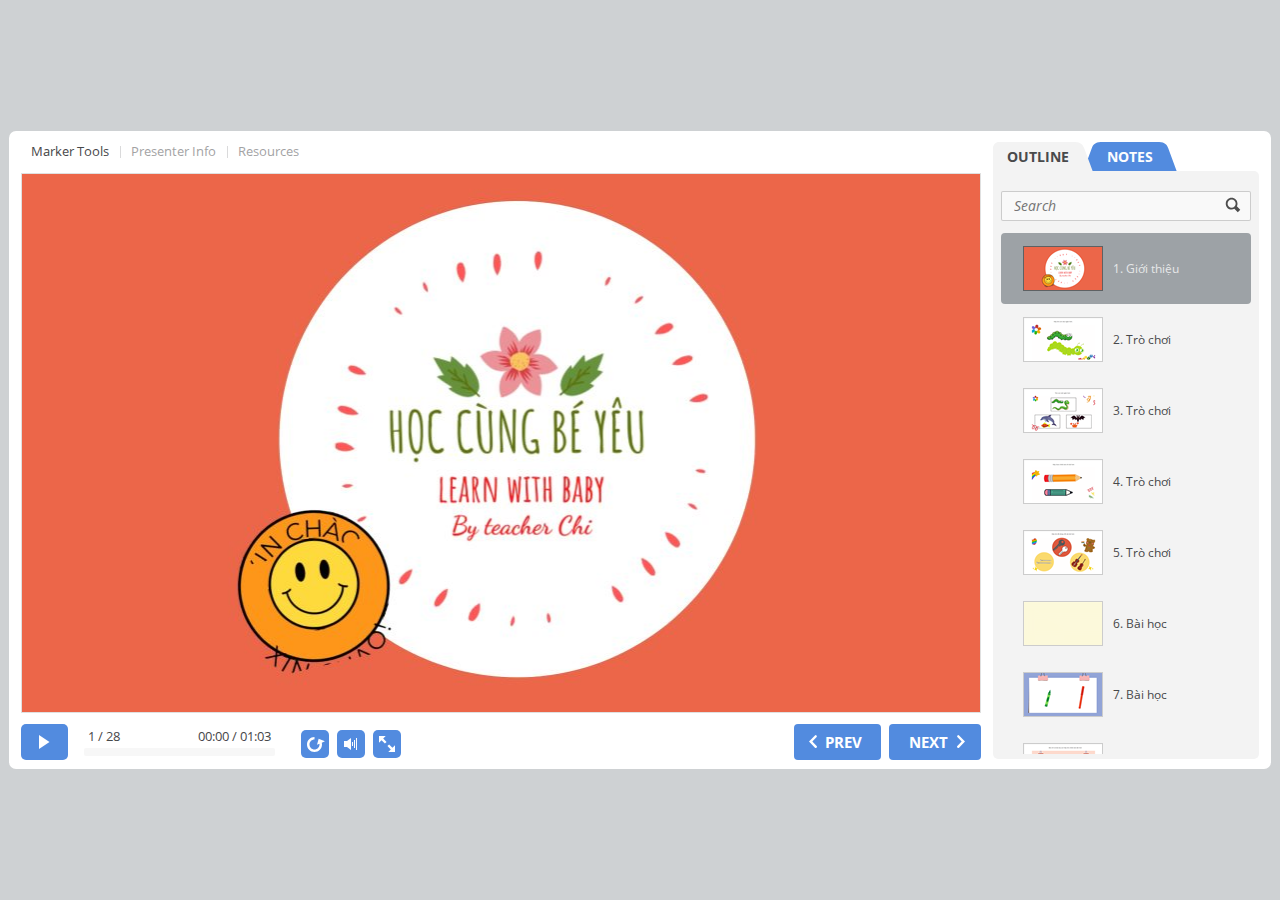
<file: index.html>
<!DOCTYPE html>
<!-- Created with iSpring --><!-- 1262 644 --><!--version 9.0.1.25093 --><!--type html --><!--mainFolder ./ -->
<html style=background-color:#ced1d3;>
<head>
    <meta http-equiv="Content-Type" content="text/html;charset=utf-8"/><meta name="viewport" content="width=device-width,initial-scale=1,minimum-scale=1,maximum-scale=1,user-scalable=no"/><meta name="format-detection" content="telephone=no"/><meta name="apple-mobile-web-app-capable" content="yes"/><meta name="apple-mobile-web-app-status-bar-style" content="black"/><meta http-equiv="X-UA-Compatible" content="IE=edge"/><meta name="msapplication-tap-highlight" content="no"/><title>chiều dài của 3 đối tượng</title><link rel="apple-touch-icon-precomposed" href="data/apple-touch-icon.png"/><link rel="shortcut icon" type="image/ico" href="data/favicon.ico"/><style>body {background-color:#ced1d3;}#spr0_907d831f {display:none;}</style>
    <script>

(function() {
	var userAgent = navigator.userAgent.toLowerCase();

	var useMobilePlayer = userAgent.indexOf("iemobile") < 0 && (userAgent.match(/iPhone|iPad|iPod/i) || userAgent.indexOf("android") >= 0);
	
	if (useMobilePlayer) {
		var insideMobilePlayer = userAgent.indexOf("ismobile") >= 0 || location.hash.length > 0;
		if (!insideMobilePlayer) {
			location.replace("ismplayer.html" + location.search);
		}
	}
})();

</script>
    
    <style>
		#playerView {
			position:relative;
			-webkit-tap-highlight-color:rgba(0,0,0,0);
			-webkit-user-select:none;
			-moz-user-select:none;
			-webkit-touch-callout:none;
			-webkit-user-drag:none;
		}
		#playerView * {
			position:absolute;
		}
		#preloader {
			width: 50px;
			height: 50px;
			position: absolute;
			top: 0;
			left: 0;
			bottom: 0;
			right: 0;
			margin: auto;
			border-radius: 10px;
			background-color: rgba(0, 0, 0, 0.5);
		}

		#preloader::after {
			content: '';
			position: absolute;
			background: url([data-uri]);
			background-size: cover;
			top: 0;
			left: 0;
			bottom: 0;
			right: 0;
			animation: preloader_spin 1s infinite linear;
			-webkit-animation: preloader_spin 1s infinite linear;
		}

		@keyframes preloader_spin { 0% {transform: rotate(0deg);} 100% {transform: rotate(360deg);} }
		@-webkit-keyframes preloader_spin { 0% {-webkit-transform: rotate(0deg);} 100% {-webkit-transform: rotate(360deg);}}
    </style>
</head>
<body>
	<div id="preloader"></div>
	<script src="data/browsersupport.js?F5E2E230"></script>
	<script src="data/player.js?F5E2E230"></script>
    <div id="content"></div>
    <div id="spr0_907d831f"></div>
    <script>
		(function(startup){
			function start(savedPresentationState)
			{
				var presInfo = "eNrdW1tv28gV/isEiwVawOFyeGe63YKWmFiILHlFJdk0CQRKoixuKFEhKTlew0D71Kei2Oe+9AK0r0UfNw992KL/I/0lPWd4kXizFFlZtLJ3LWrmOzNnznznMiRzw7rsQ/ZGVYhKjFP1gcjL8gNJMLQHp8QkDzSzoRgqIUQmjVv2hI0APJq6H97/ZsmMf/ijy4w+vP+bzYjMv7778P47l4n+/fcP7/8yvwToFftQV/[base64]/S0utwWNgibEyrFjO7JffR567tgh3De4jaNi64jubh+ncLO+aDobEm6R+rWqUbeWRJh7nCkKKvMn6xU4VClYFc/xPEE7wbUicBAMdF3XiKLpkixSAf729QnORtf/8nVio3hV43TUl9TW42QMUhwjNsANu6T4KhgoO1zjQooDJUE19hpXCmujHgmfF7TzGbIAjOLzLN073D03VoQNqbrh1F44YdJkxbo/o3O4a1mqHtCJH+i8OtZEDWcC87FfUAAz8udR4Hshc+WOo+kvXrG6rHOKIC/evWKZqeNeTiNoBLPRhoUfRk4ADfHOuLNLnvtmcfmK/fKL0F8GI4cJg1HWTWcg3GwhgWh0vXCgh7a9+py2vfr8yy8S1JcspRihTIG/K9w5jac/hOgCrwt6ZlhkwCTb+bPsqpddGRnrqXnRMtdv4s9J/HHlp5saInXfwvxvTxPeZYxPRqMuxlLRm9hTUGSO3jDZ+IbO8DZKxSEnpAR+u3S/XXj2tRPEtEd8P/jhH8xo+u8/uamfyGrOT1AocZMKfxB284e8G1AuSJwq6aokE0GTZFVQBecBIbf/W5bQSpYQai0hHrUl9JIlxFpLSMdsCYWULCHVWkL+FJZAvU6x6px+eP+7UaqXqpWzm1KZ3ZT67Kbsm91EwvGSDGlGFhRdVWVpl4xWLVRKYSXY/imM3COFkXwKc1RVF7alMIUvpi/CJSmtnMG0bRlMOGwGQ7vqwiEzWA0z9TIz1UpmqvXMVPdmps4RAdkjybyiibK+EzMrhcrMLML2Z6ZwD2YKBWbaztj5eGZCPVNDTH0bMcUDExPMqor//6VV44c/L9EVfp8lD1UuJQ+5NnloP17y0Piyi+qVLqrXu6i+r4sSmeMV8CJd0SVNkARhFxetFiq5aAm2v4uK93BRMe+iEyIJk493UTE7EJWdlJBtXiod1kvBsoSoR+mlSslLlVovJfyP6Kak4g5GzS2Mu+5h7H0TQ5Q5hd5M0EWiaZKq7pRMK4XKybQI299TpXt4qlTwVFmzhx/vqXV3KYi4zUvlA+dSsKqiHKWXlm9TqPVeKvyIXipWeKlY7aXiHV4q7uulgsoRRQVXEhRVVjWy0+3FaqGSl5Zg+3upfA8vlQteOtQmh/RSeZuXKof1UrCqQKRPfxTTpApqStXUlO6gprQvNRWFU0SZ5wUiKoLISzslkGqh8q3uImx/air3oKZSoKajquMDUlPZRk31wPe5waqKzGc/5NAsXd9iy0K7JlfQVK6mqXwHTeW9TyQqx0sSrBbqbYXw+LhuhxNJpVD5RFKE7U9T9R40VXM01XhZHR4ygqrbaKod+DQCVtWP8WmMVj6MaPVljnLUt97Ld0/0elOoR20KofyMjq+3hXbMtlDFsi3qH1gS/ahtUX46ReofWQr8UftIOXKS+oeWAjlqW1T4SP1jS+Gon+orFe831N+FF476ub5SfsOB1N/rFI77yX75HQdSf0dJkI86j1TUF/Vlp3DUZafKl21RX3cK6qe60/jkw/f/jJho+sP36/s5avmgLGiVB2Vorj0oC9o9Ht2JkobP11R8P1rb9dFdhVDVo7s8bP+DsnaPg7KWPygLmiZq2w7KosYJpPjqoshzslb3+E7c+v6ifvDHd6IuH+zEnDTErwFfPJqzlDNsd+HMGcumb5rDxr5MFjSZRzx35U8m7Gs6B+F4BZ/5KLIigE5NVFoATRVNje+iFADjPOASKXeSzT3cOjk58OSUmPQt9bUW7lYthINr4Za0GG5XQ/xUxijpA5NJiTqWc+k7zNNWSRupoI2qE55sKiPzejq5XUSMi4jLJBjRfzAxwj8XuRfPvfRihm+gY5zsuzPHc+f4As0q1X4Nw1UMry0EoiH9zFEWG9kpe+E9vlilF1fpxbtM7NvNKW7Y4TKK/DmHAcWZR9zcD2Y2Wusnj+gPzFhA+CsnqOqf2CNnQ1wWtNNmsTuVlU7VZgNrn5E/W9jz67Z/6XNDe/TmMvCX8zEdXsRfjHoQfAIwz5vcqJ4bRq3ImeXHNYkpmEKpexE4YejQYfWmIRjKJsKzh4631kyVNMko928MkS28AFm5oRvFEMikooq8W9iXTmFhDbNJmiLtm4NUYdXp2HFn5LyLclolpUOdkL9YLursuAj8S1xEsV/F381+z7fHLuRm6Gzq+LvZiQrgALnNoCzmhn4wTraBx1+sbvL631L63mAiy1wgI3mBwlFG0xBF2pt1wboWi7F+VmhlfWtHopkbkzg7s4M3TtD3ffovdHBHgc9O0JpPfEy4UWSPpjNoCjEUeKWhbmkFBO58Omh0zy+MzotBu/u4OzhtPcanxTGTGaTyTwVFeQfx4WdYFhTQ1rnRbhfwDBWQ+Qzf6fe67QEIme1Bx/wa6ieWflR0d5/2262OieE2uaoAXfRMLEzoR9z9tNczO/2B1W41zUHLGnS6fapn2+ybEPTYF/6Smdorh4l8ZuU6V1AEOgzYxg2gTsDtxg4MCe586cRjNrvnRqsz6JlWv9dq9FvdDgZdPwiuT6i0vYymfgCjhszYDe2h54zp0MA12p9siB25/pyB/6KpC0h/ZrtzLp3heafdNZoD4+JicG5alvEYF97PVASB3ChXbjRlaJFyAiNdzZHazCRwHMbtWoy9WHjuKEa61iJARS6A38lkPeN5q/[base64]/QNp52GmeD034HLk9NtGDbXs5H01w3MLGaJZucWILdN3c+mSERGpx2vwbHQOfrlju6T9DnnpQ7XpgWrhP+0q6O8az12KD2AD9LvSNzspGNZPeuGXs0ggCLu7By/WUILagu+Ahde8hVjWaZXz2FTW4Z7TqXjYXBvvTbpbuCkozG6WQ8CAmQkJBBXz1t/WrwyGi1zWbVltnXzNyPGHu8sudwVhg6Ixutdw19Y3dM+5AVdBo8rzJ2lASKz5Ig02maX39WPW0u+tQRBgK0M1tE22bA5Sda1k+GfK6faZeF3DWN1TA7Rq/[base64]/7SG1NKe+4bGpZg3cuZU872k8Cf0VbPDlMSxNHvl9snS1TtxWNflLJYxsrdbbdBym0WtEyjB+mmYXQaNBU1kKherg9IhPq3+1aWsIBNMzsaTSE0T2glvomPa7am+cgAmVRRy7GDNMUluOKgcTOTND+swGJWBN801zIvO37khK9rsDj3GmrFdR/U9Am+b5wWhqPf1p1JSZp150rUfgt29DDVoh0Hr5mP5TuXDg+8SGxp9PtG4+wcqGPFTKE3vMIy8NzoPQEPpNUUIM/piYFJjwwFcLxY3MyoaqyNynwZJef7AmSnaITK9FsXA6PZpEcIJBnUrW/iwDiGci45RTMenCXyMo0zowMuXRRzxm5ULdczzezsgKV2XO+24yPhf3791xhGA1nqSUDv+PsGuVdpXGsbL2B1UEai84K94lCzLkwzoY8qTatHzZer2ch3FqzVI62rtPRUk/nY4c4zW6emDnLfiQuucXv7XyFEAC8=";
				PresentationPlayer.start(presInfo, "content", "playerView", onPlayerInit, savedPresentationState);
				function onPlayerInit(player)
				{
					(player);

					var preloader = document.getElementById("preloader");
					preloader.parentNode.removeChild(preloader);
				}
			}

			if (startup)
				startup(start);
			else
				start();
		})();
    </script>
</body>
</html>
</file>
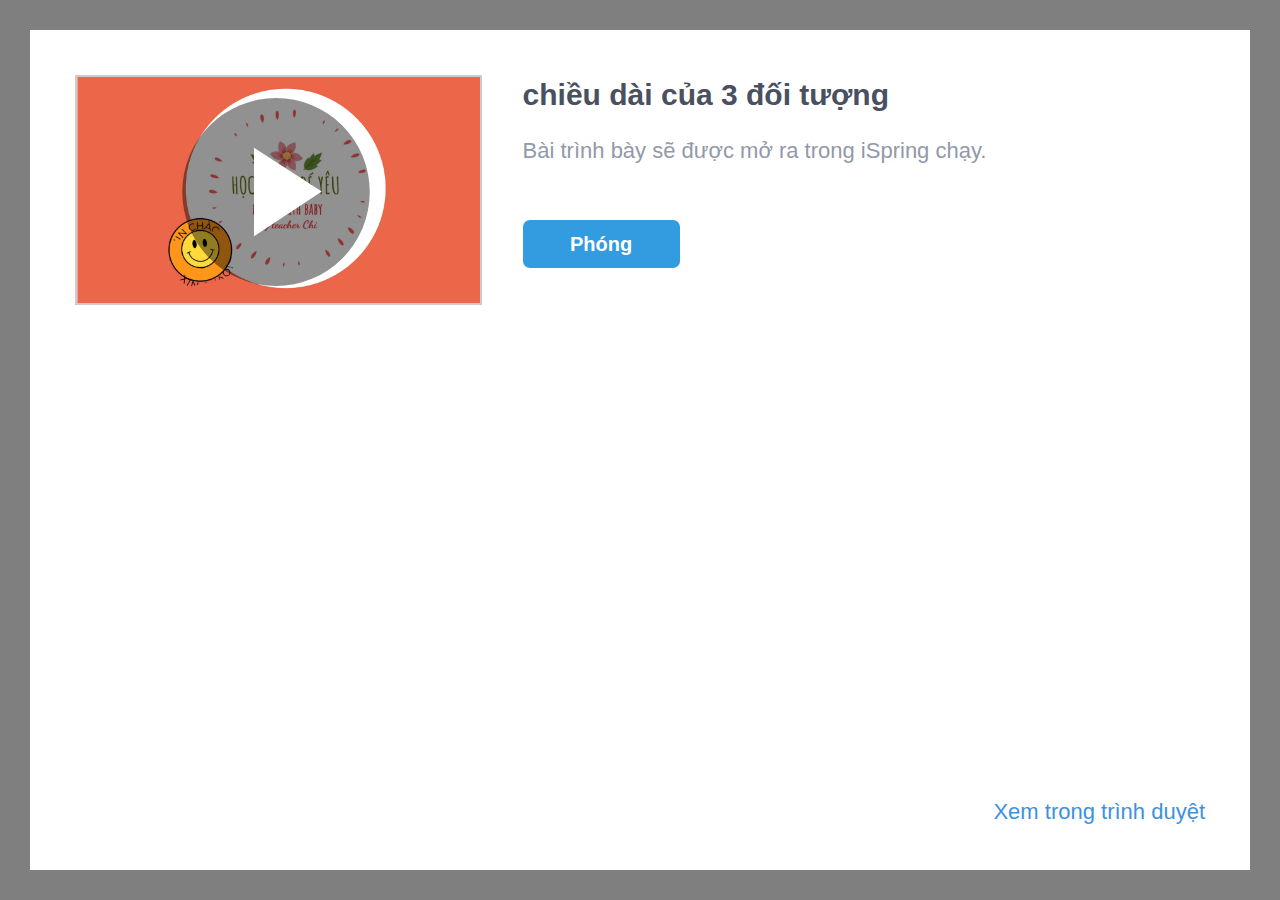
<file: ismplayer.html>
﻿<!DOCTYPE html>
<html>
<head>


	<meta http-equiv="Content-Type" content="text/html;charset=utf-8"/>
	<meta name="viewport" content="width=device-width, initial-scale=1"/>
	<meta name="format-detection" content="telephone=no"/>
	<!-- <meta name="apple-itunes-app" content="app-id=642452385, app-argument="/> -->
	<title>chiều dài của 3 đối tượng</title>
	<link rel="stylesheet" type="text/css" href="data/ismplayer/style.css"/>
	<link rel="stylesheet" type="text/css" href="data/ismplayer/style_mini.css" media="only screen and (max-device-width: 605px), only screen and (max-device-height: 605px)" />
</head>
<body>
	<script>
		var isIpad = navigator.userAgent.match(/iPhone|iPad|iPod/i);
		document.body.className = isIpad ? "ipad" : "android";
		// ios7 scroll fix
		if (isIpad) {
		
			if (window.innerHeight != document.documentElement.clientHeight) {
				var fixViewportHeight = function() {
					document.documentElement.style.height = window.innerHeight + "px";
				};

				window.addEventListener("orientationchange", fixViewportHeight, false);
				fixViewportHeight();
			}
			
			var forceRedraw = function() {
				var origDisplay = document.body.style.display;
				document.body.style.display = 'none';
				document.body.offsetHeight;
				document.body.style.display = origDisplay;
			};
				
			window.addEventListener("resize", forceRedraw, false);
		}
	</script>

	<div class="mainLayer">
		<div class="launcher">
			<img class="preview" src="data/ismplayer/preview.png"></img>
			<a class="btnPlay" id="btnPlay"></a>
		</div>
		<div class="info">
			<h1>chiều dài của 3 đối tượng</h1>
			<p id="launchDesc">Bài trình bày sẽ được mở ra trong iSpring chạy.</p>
			<p id="launchDescWithVideo">Bài trình bày có chứa video narration. Để xem bằng video, hãy sử dụng iSpring chạy.</p>
			<p id="downloadAppDesc" class="hidden">Để xem bài giảng này, hãy tải xuống ứng dụng iOS iSpring chạy miễn phí.</p>
			<div class="buttons">
				<a id="btnOpenInApp" class="text_button" href="#" ontouchstart="">
					Phóng
				</a>
				<a id="btnDownloadApp" class="app_store hidden" href="#"></a>
			</div>
		</div>
		<div class="bottom_area" id="bottomAreaNormal">
			<a href="#" id="btnOpenInBrowser">Xem trong trình duyệt</a>
			<a href="#" id="btnOpenInBrowserWithoutVideo">Xem trong trình duyệt không có video</a>
		</div>
	</div>

<script>
	var IOS_APP_SCHEME = "ismobile";
	var IOS_STORE_URL = "https://itunes.apple.com/us/app/ispring-mobile/id642452385?mt=8";

	var ANDROID_APP_SCHEME = "ismobile";
	var ANDROID_APP_PACKAGE = "com.ispringsolutions.mplayer";

	var appMeta = document.querySelector("meta[name='apple-itunes-app']");
	if(appMeta) {
		appMeta.setAttribute('content', appMeta.getAttribute('content') + getBasePath());
	}

	function $(id) {
		return document.getElementById(id);
	}

	function show(element, visible) {
		if (visible) {
			element.className = element.className.replace(/hidden/g, '');
		} else {
			element.className += ' hidden';
		}
	}

	function now() {
		return +new Date();
	}

	function createEmptyIframe() {
		var iframe = document.createElement("iframe");
		iframe.style.border = "none";
		iframe.style.width = "1px";
		iframe.style.height = "1px";

		return iframe;
	}

	function strEndsWith(str, suffix) {
		var l = str.length - suffix.length;
		return l >= 0 && str.indexOf(suffix, l) == l;
	}

	function getBasePath() {
		var params = location.search || "";
		var host = location.host;

		// remove file name from url
		var path = location.pathname.split("/");
		path.length = path.length - 1;

		return host + path.join("/") + "/" + params;
	}

	function getIspringPlayUrl() {
		var ispringPlayUrl = decodeURIComponent((window.location.search.match(/(\?|&)ispringPlayUrl\=([^&]*)/)||['','',''])[2]);
		return ispringPlayUrl.length > 0 ? ispringPlayUrl : getBasePath();
	}

	function showDownloadButton(showDownload) 
	{
		show($("launchDesc"), !showDownload);
		show($("launchDescWithVideo"), !showDownload);
		show($("btnOpenInApp"), !showDownload);

		show($("downloadAppDesc"), showDownload);
		show($("btnDownloadApp"), showDownload);
	}

	function getIOSVersion() {
		if((/iphone|ipod|ipad/gi).test(navigator.platform)) { 
			var versionString = navigator.appVersion.substr(navigator.appVersion.indexOf(' OS ')+4); 
			versionString = versionString.substr(0, versionString.indexOf(' ')); 
			versionString = versionString.replace(/_/g, '.'); 
			return versionString; 
		}
		return '';
	}

	function getIOSMajorVersion() {
		var version = getIOSVersion();
		if(version == ''){
			return 0;
		}
		var dotIndex = version.indexOf('.');
		if(dotIndex <= 0){
			return Number(version);
		}
		return Number(version.substr(0, dotIndex));
	}

	var IosLauncher = function() {
		function startApp(redirectToStore) {

			var launchUrl = IOS_APP_SCHEME + "://" + getIspringPlayUrl();
			if(getIOSMajorVersion() >= 9) {
				// iframe using method doesn't work since iOS 9
				setTimeout(function() {
					onAppStartFailed(redirectToStore)
				}, 2718);
				window.top.location.replace(launchUrl);
			} else {
				var launchTime = now();
				setTimeout(function() {
					document.body.removeChild(iframe);
					
					if (now() - launchTime < 1500) {
						onAppStartFailed(redirectToStore);
					}
				}, 1000);
				var iframe = createEmptyIframe();
				iframe.src = launchUrl;
				document.body.appendChild(iframe);
			}
		}

		function onAppStartFailed(redirectToStore) {
			if (redirectToStore) {
				location.replace(IOS_STORE_URL);
			} else {
				showDownloadButton(true);
			}
		}

		document.addEventListener("visibilitychange", function(event) {
			if (!window.document.hidden)
			{
				show($("launchDesc"), true);
				show($("launchDescWithVideo"), true);
				show($("btnOpenInApp"), true);

				show($("downloadAppDesc"), false);
				show($("btnDownloadApp"), false);
			}
		});

		this.launch = function(redirectToStore /* = true */) {
			redirectToStore = (redirectToStore == undefined ? true : redirectToStore);

			setTimeout(function() {
				startApp(redirectToStore);
			}, 50);

			return false;
		};
	};

	var AndroidLauncher = function() {
		function pageIsHidden() {
			return document.hidden || document.mozHidden || document.webkitHidden;
		}

		function launchFromLink() {
			var href = "intent://" + getIspringPlayUrl() + "#Intent;" +
					"scheme=" + ANDROID_APP_SCHEME + ";" +
					"package=" + ANDROID_APP_PACKAGE + ";" +
					"end";
			var target = "_top";
			
			$("btnOpenInApp").href = href;
			$("btnOpenInApp").target = target;
			
			$("btnPlay").href = href;
			$("btnPlay").target = target;

			return true;
		}

		function launchFromIframe() {
			var onIframeLoaded = function(redirectToMarket) {
				document.body.removeChild(iframe);

				if (redirectToMarket) {
					location.assign("market://details?id=" + ANDROID_APP_PACKAGE);
				}
			};

			var iframe = createEmptyIframe();
			if (navigator.userAgent.indexOf('Firefox') > 0) {
				var loadStartTime = now();
				setTimeout(function() {
					var appStarted = pageIsHidden() || now() - loadStartTime > 400;
					onIframeLoaded(!appStarted);
				}, 200);
			} else {
				iframe.onload = function() {
					onIframeLoaded(true);
				};
			}

			iframe.src = ANDROID_APP_SCHEME + "://" + getIspringPlayUrl();
			document.body.appendChild(iframe);

			return false;
		}

		function isIntentUrlSupported() {
			var userAgent = navigator.userAgent;

			var matches = userAgent.match(/Chrome\/(\d+)/);
			if (!matches) {
				return false;
			}

			if (/OPR\/\d+/.test(userAgent) ||     // Opera
				/Version\/\d+/.test(userAgent)) { // or Dolphin
				return false;
			}

			var version = parseInt(matches[1]);
			return version >= 25;
		}

		this.launch = function() {
			return isIntentUrlSupported()
				? launchFromLink() : launchFromIframe();
		};
	};

	var launcher = isIpad ? new IosLauncher() : new AndroidLauncher();
	
	$("btnPlay").onclick = function() {
		return launcher.launch(false);
	};

	$("btnOpenInApp").onclick = function() {
		return launcher.launch(false);
	};

	$("btnDownloadApp").onclick = function() {
		this.href = IOS_STORE_URL;
		return true;
	};

	var openInBrowserCallback = function() {
		var basePath = getBasePath();
		var params = '';
		var parts = basePath.split('?');
		if(parts.length == 2)
		{
			basePath = parts[0];
			params = '?' + parts[1];
		}
		this.href = "//" + basePath + 'index.html' + params + "#inbrowser";
		return true;
	};

	$("btnOpenInBrowser").onclick = openInBrowserCallback;
	$("btnOpenInBrowserWithoutVideo").onclick = openInBrowserCallback;



</script>

<script>
	var isIphone = navigator.userAgent.match(/iPhone/i);
	var hasVideo = false;
	
	if (isIphone && hasVideo && getIOSMajorVersion() < 10)
	{
		document.getElementById("launchDesc").style.display = "none";
		document.getElementById("btnOpenInBrowser").style.display = "none";
	}
	else
	{
		document.getElementById("launchDescWithVideo").style.display = "none";
		document.getElementById("btnOpenInBrowserWithoutVideo").style.display = "none";
	}
</script>
</body>
</html>
</file>
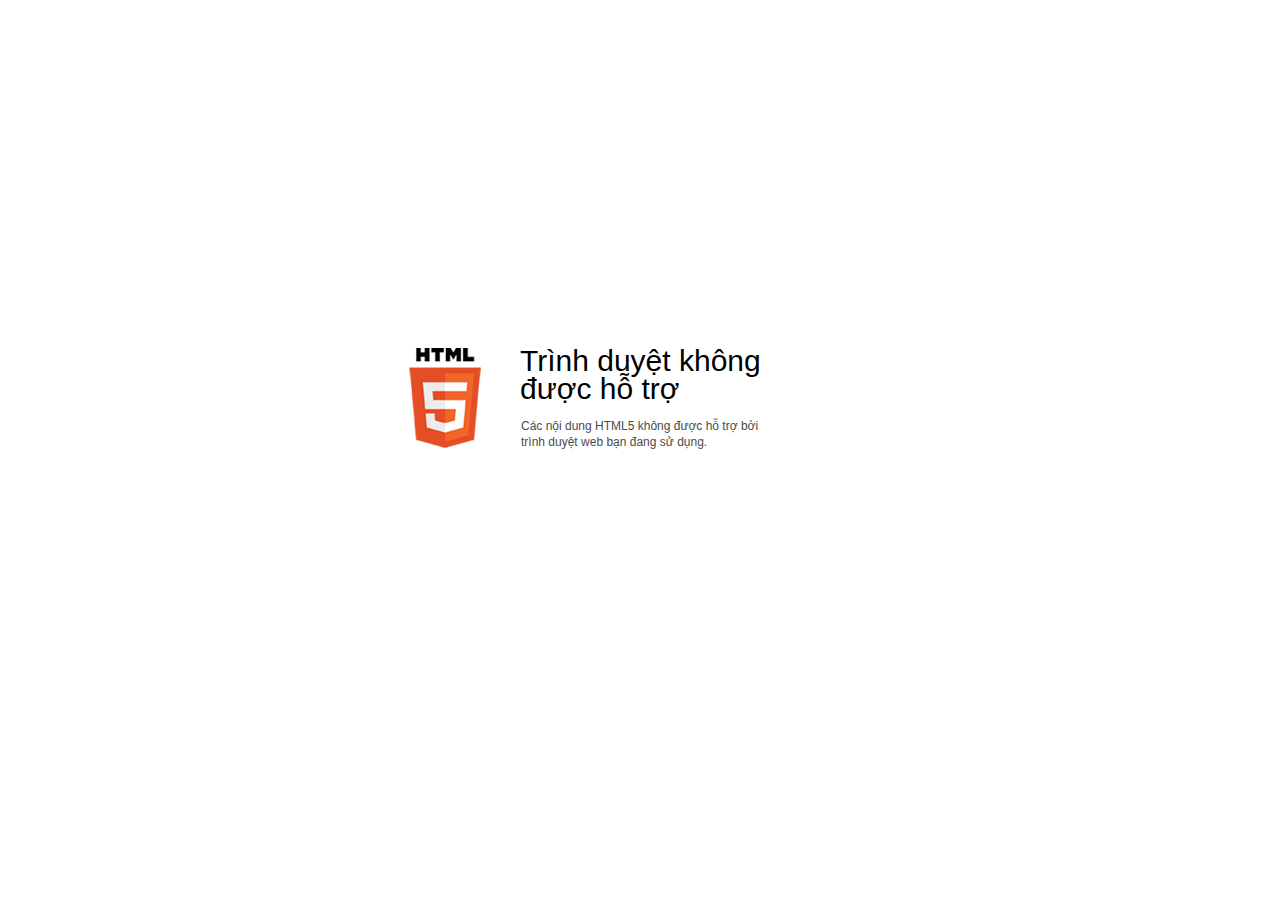
<file: data/html5-unsupported.html>
﻿<html>
<head>
    <meta http-equiv="Content-Type" content="text/html;charset=utf-8"/>
    <meta name="viewport" content="width=device-width,initial-scale=1,maximum-scale=1">
    <meta name="format-detection" content="telephone=no">
    <meta name="apple-mobile-web-app-capable" content="yes">
    <meta name="apple-mobile-web-app-status-bar-style" content="black">
    <meta http-equiv="X-UA-Compatible" content="IE=edge">
    <meta name="msapplication-tap-highlight" content="no" />
    <title>Cập nhật trình duyệt web của bạn</title>
    <style>
        body {
            background: #fff;
        }

        .container {
            background: url(html5.png) no-repeat;
            position: absolute;
            width: 405px;
            height: 100px;

            top: 50%;
            margin-top: -102px;
            left: 50%;
            margin-left: -231px;
        }

        .title {
            left: 111px;
            width: 290px;
            height: 20px;
            font-family: Arial;
            font-size: 30px;
            color: #000;
            position: absolute;
            line-height: 28px;
            top: -1px;
        }
        
        .message {
            font-family: Arial;
            font-size: 12px;
            color: #4b4b4b;
            line-height: 16px;
            padding-top: 15px;
            padding-left: 1px;
        }
    </style>
</head>
<body>
<div class="container" id="container">
    <div class="title">Trình duyệt không được hỗ trợ
        <div class="message">Các nội dung HTML5 không được hỗ trợ bởi<br>trình duyệt web bạn đang sử dụng.</div>
    </div>
</div>
</div>
</body>
</html>
</file>
<file: data/ismplayer/style.css>
html, body {
	margin: 0;
	padding: 0;
	height: 100%;
}

body {
	background: #7F7F7F;
	box-sizing: border-box;
	font-family: Helvetica;
	overflow: hidden;
}

.hidden {
	display: none !important;
}

.mainLayer {
	background: white;
	position: absolute;
	left: 30px;
	top: 30px;
	right: 30px;
	bottom: 30px;
}

.mainLayer .launcher .preview {
	border: 2px solid rgba(0, 0, 0, 0.2);
}

.mainLayer .launcher .btnPlay {
	display: block;
	position: absolute;
	left: 0px;
	top: 0px;
	width: 100%;
	height: 100%;
	background: url('play.svg') center no-repeat;
}

.mainLayer .launcher .btnPlay {
	background-size: 80% 80%;
}

.mainLayer .info {
	pointer-events: none;
}

.mainLayer .info > h1 {
	font-size: 30px;
	font-weight: bold;
	color: #495060;
}

.mainLayer .info > p {
	font-size: 22px;
	font-weight: lighter;
	color: #9299AA;
}

.mainLayer .info .buttons {
	pointer-events: all;
}

#btnOpenInApp {
	display: inline-block;
	width: 157px;
	height: 48px;
	background: #339BE0;
	border-radius: 7px;
	color: white;
	text-decoration: none;
	text-align: center;
	line-height: 48px;
	font-size: 20px;
	font-weight: bold;
}

#btnDownloadApp {
	display: inline-block;
	width: 169px;
	height: 50px;
	background: url('app_store2x.png');
	background-size: contain;
}

#btnOpenInBrowser, #btnOpenInBrowserWithoutVideo {
	font-size: 22px;
	font-weight: lighter;
	color: #3C92DE;
	text-decoration: none;
}

@media (orientation: portrait) {

	.mainLayer .launcher {
		width: 80%;
		position: relative;
		margin: 40px auto;
	}

	.mainLayer .launcher .preview {
		max-width: 100%;
		max-height: 206px;
		display: block;
		margin: 0 auto;
	}

	.mainLayer .info {
		position: relative;
		margin-left: 40px;
		margin-right: 40px;
		text-align: center;
	}

	.mainLayer .info > h1 {
		margin-top: 65px;
		margin-bottom: 0;
	}

	#launchDesc {
		margin-top: 33px;
	}

	#downloadAppDesc {
		margin-top: 33px;
	}

	.mainLayer .info .buttons {
		margin-top: 50px;
	}

	.mainLayer .bottom_area {
		position: absolute;
		bottom: 52px;
		left: 40px;
		right: 40px;
		text-align: center;
	}

}

@media (orientation: landscape) {

	.mainLayer .launcher {
		position: relative;
		max-width: 33%;
		float: left;
		margin: 45px;
		margin-bottom: 9999px;
	}
	
	.mainLayer .launcher .preview {
		max-width: 100%;
		max-height: 400px;
	}

	.mainLayer .info {
		position: relative;
		white-space: pre-wrap;
		margin-right: 45px;
	}

	.mainLayer .info > h1 {
		margin-top: 12px;
		margin-bottom: 0;
	}

	.mainLayer .info .buttons {
		white-space: normal;
		margin-top: -38px;
	}

	#launchDesc {
		margin-top: -10px;
	}

	#downloadAppDesc {
		margin-top: -28px;
	}

	#btnDownloadApp {
		margin-top: 18px;
	}

	.mainLayer .bottom_area {
		position: absolute;
		bottom: 45px;
		right: 45px;
	}

}
</file>
<file: data/ismplayer/style_mini.css>
.mainLayer {
	left: 0px;
	top: 0px;
	right: 0px;
	bottom:0px;
}

.mainLayer .info > h1 {
	font-size: 24px;
	line-height: 27px;
	max-height: 81px;
	overflow: hidden;
}

.mainLayer .info > p {
	font-size: 18px;
}

#btnOpenInBrowser, #btnOpenInBrowserWithoutVideo {
	font-size: 18px;
}

@media (orientation: portrait) {

	.mainLayer .launcher {
		width: 80%;
		position: relative;
		margin: 20px auto;
	}

	.mainLayer .launcher .preview {
		max-width: 100%;
		max-height: 155px;
		display: block;
		margin: 0 auto;
	}

	.mainLayer .info {
		position: relative;
		margin-left: 20px;
		margin-right: 20px;
		text-align: center;
	}

	.mainLayer .info > h1 {
		margin-top: 24px;
		margin-bottom: 0;
	}

	#launchDesc {
		margin-top: 16px;
	}

	#downloadAppDesc {
		margin-top: 16px;
	}

	.mainLayer .info .buttons {
		margin-top: 20px;
	}

	.mainLayer .bottom_area {
		position: absolute;
		bottom: 20px;
		left: 20px;
		right: 20px;
		text-align: center;
	}

}

@media (max-height : 400px) and (orientation : portrait) {
	
	.mainLayer .launcher .preview {
		max-height: 100px;
	}
	
	.mainLayer .info > h1 {
		font-size: 22px;
		line-height: 25px;
		max-height: 50px;
	}
	
	.mainLayer .info > p {
		font-size: 16px;
	}

	#btnOpenInBrowser {
		font-size: 16px;
	}
	
	.mainLayer .info > h1 {
		margin-top: 18px;
		margin-bottom: 0;
	}
	
	#launchDesc {
		margin-top: 12px;
	}

	#downloadAppDesc {
		margin-top: 12px;
	}

	.mainLayer .info .buttons {
		margin-top: 16px;
	}
}

@media (orientation: landscape) {

	.mainLayer .launcher  {
		max-width: 33%;
	}
	
	.mainLayer .launcher .preview {
		max-width: 100%;
		max-height: 200px;
	}

	.mainLayer .launcher {
		position: relative;
		float: left;
		margin: 20px;
		margin-bottom: 9999px;
	}

	.mainLayer .info {
		position: relative;
		white-space: pre-wrap;
		margin-right: 20px;
	}

	.mainLayer .info > h1 {
		margin-top: -18px;
		margin-bottom: 0;
	}

	.mainLayer .info .buttons {
		white-space: normal;
		margin-top: -48px;
	}

	#launchDesc {
		margin-top: -20px;
	}

	#launchDescWithVideo {
		margin-top: -40px;
	}

	#downloadAppDesc {
		margin-top: -38px;
	}

	#btnDownloadApp {
		margin-top: 18px;
	}

	.mainLayer .bottom_area {
		position: absolute;
		bottom: 20px;
		right: 20px;
	}

}
</file>
